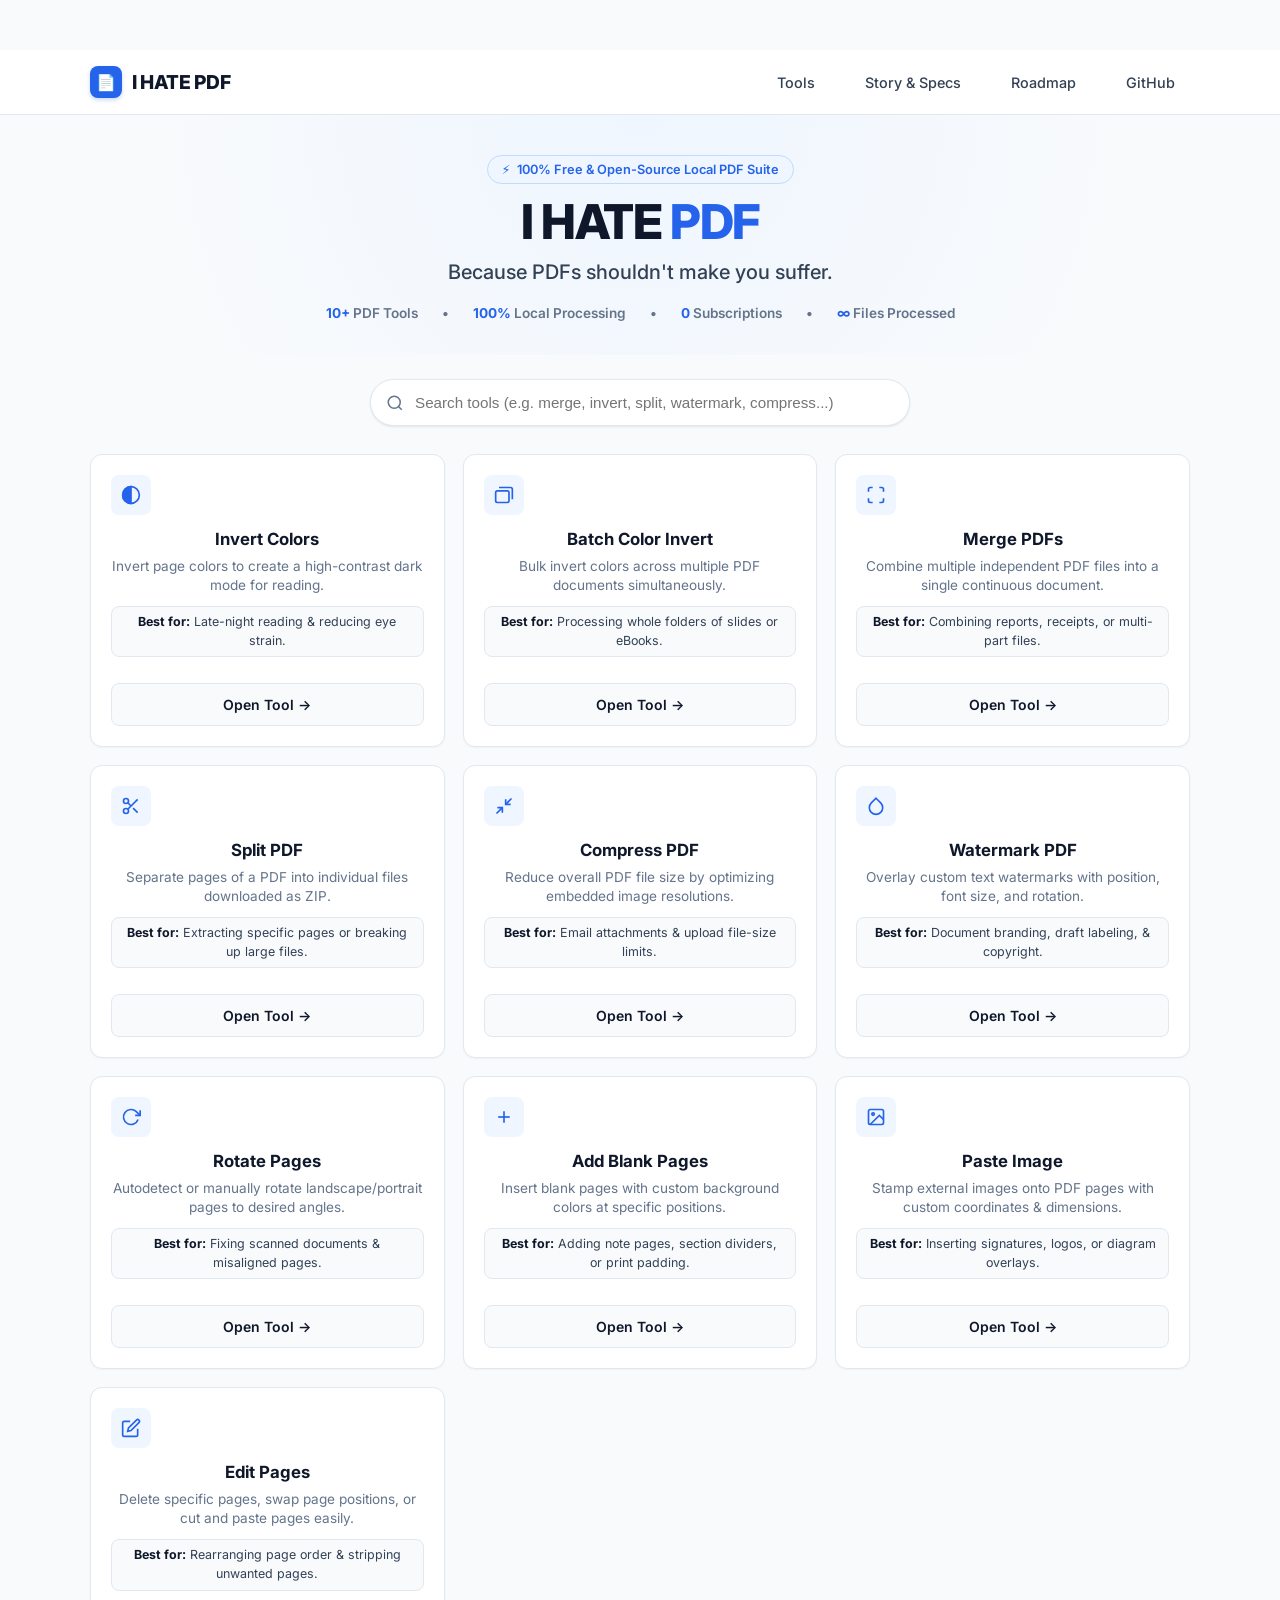
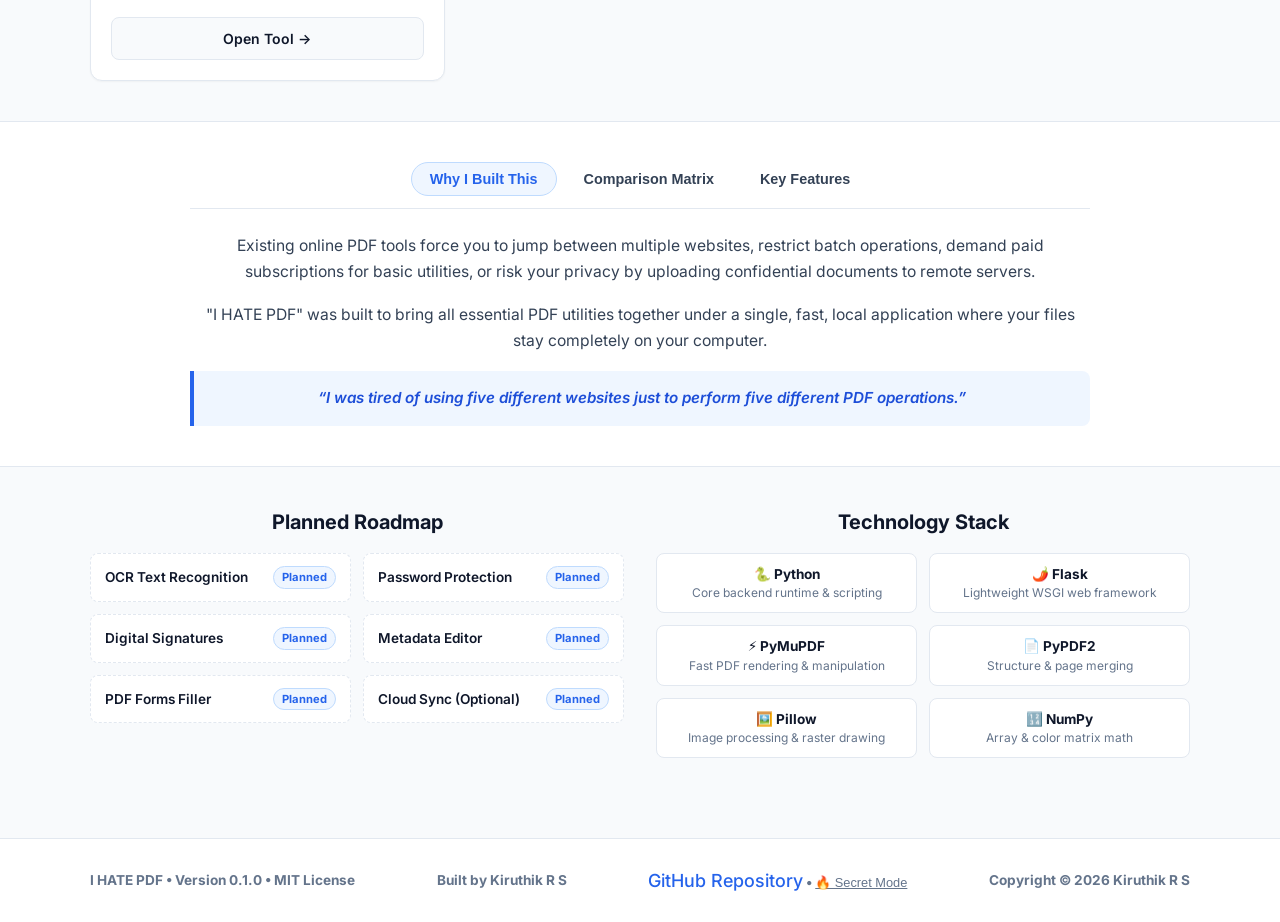
<file: templates/index.html>
<!DOCTYPE html>
<html lang="en">
<head>
    <meta charset="UTF-8">
    <meta name="viewport" content="width=device-width, initial-scale=1.0">
    <title>I HATE PDF — Fast, Free & Local Open-Source PDF Suite</title>
    <meta name="description" content="A lightweight, privacy-focused open-source local PDF processing suite. Invert, merge, split, compress, watermark, rotate, and edit PDFs without uploading files to external servers.">
    
    <!-- Typography & Fonts -->
    <link rel="preconnect" href="https://fonts.googleapis.com">
    <link rel="preconnect" href="https://fonts.gstatic.com" crossorigin>
    <link href="https://fonts.googleapis.com/css2?family=Inter:wght@400;500;600;700;800&display=swap" rel="stylesheet">
    <link rel="stylesheet" href="/static/style.css">
    
    <style>
        :root {
            --primary: #2563eb;
            --primary-hover: #1d4ed8;
            --primary-light: #eff6ff;
            --primary-border: #bfdbfe;
            
            --text-dark: #0f172a;
            --text-muted: #334155;
            --text-light: #64748b;
            
            --bg-body: #f8fafc;
            --bg-card: #ffffff;
            --bg-alt: #f1f5f9;
            
            --border-color: #e2e8f0;
            --border-hover: #cbd5e1;
            
            --shadow-xs: 0 1px 2px rgba(0, 0, 0, 0.04);
            --shadow-sm: 0 1px 3px rgba(0, 0, 0, 0.06), 0 1px 2px rgba(0, 0, 0, 0.04);
            --shadow-md: 0 4px 6px -1px rgba(0, 0, 0, 0.06), 0 2px 4px -2px rgba(0, 0, 0, 0.04);
            --shadow-lg: 0 10px 15px -3px rgba(0, 0, 0, 0.08), 0 4px 6px -4px rgba(0, 0, 0, 0.03);
            
            --radius-sm: 8px;
            --radius-md: 12px;
            --radius-lg: 16px;
            --radius-pill: 9999px;
        }

        * {
            box-sizing: border-box;
            margin: 0;
            padding: 0;
        }

        html {
            scroll-behavior: smooth;
        }

        body {
            font-family: 'Inter', system-ui, -apple-system, BlinkMacSystemFont, 'Segoe UI', Roboto, sans-serif;
            background-color: var(--bg-body);
            color: var(--text-dark);
            line-height: 1.5;
            -webkit-font-smoothing: antialiased;
        }

        .container {
            max-width: 1140px;
            margin: 0 auto;
            padding: 0 20px;
        }

        /* Focus Outline for Accessibility */
        a:focus-visible, button:focus-visible, input:focus-visible {
            outline: 2px solid var(--primary);
            outline-offset: 2px;
        }

        /* Navigation Header */
        header.site-header {
            background-color: rgba(255, 255, 255, 0.92);
            backdrop-filter: blur(12px);
            border-bottom: 1px solid var(--border-color);
            position: sticky;
            top: 0;
            z-index: 100;
        }

        .nav-inner {
            display: flex;
            align-items: center;
            justify-content: space-between;
            height: 64px;
        }

        .brand-logo {
            display: flex;
            align-items: center;
            gap: 10px;
            text-decoration: none;
            color: var(--text-dark);
            font-weight: 800;
            font-size: 1.2rem;
            letter-spacing: -0.02em;
            cursor: pointer;
            user-select: none;
        }

        .brand-icon {
            width: 32px;
            height: 32px;
            background: var(--primary);
            color: white;
            border-radius: var(--radius-sm);
            display: flex;
            align-items: center;
            justify-content: center;
            font-size: 1rem;
            box-shadow: 0 2px 4px rgba(37, 99, 235, 0.25);
        }

        .nav-links {
            display: flex;
            align-items: center;
            gap: 20px;
            list-style: none;
        }

        .nav-links a {
            text-decoration: none;
            color: var(--text-muted);
            font-weight: 500;
            font-size: 0.9rem;
            transition: color 0.2s ease;
        }

        .nav-links a:hover {
            color: var(--primary);
        }

        /* Compact Hero Section */
        .hero-compact {
            padding: 40px 0 24px;
            text-align: center;
            background: radial-gradient(circle at 50% 0%, #eff6ff 0%, var(--bg-body) 70%);
        }

        .badge-tag {
            display: inline-flex;
            align-items: center;
            gap: 6px;
            padding: 4px 14px;
            background: var(--primary-light);
            color: var(--primary);
            border: 1px solid var(--primary-border);
            border-radius: var(--radius-pill);
            font-size: 0.8rem;
            font-weight: 600;
            margin-bottom: 12px;
        }

        .hero-title {
            font-size: clamp(2rem, 4vw, 3rem);
            font-weight: 800;
            line-height: 1.1;
            letter-spacing: -0.03em;
            color: var(--text-dark);
            margin-bottom: 8px;
        }

        .hero-title span {
            color: var(--primary);
        }

        .hero-subtitle {
            font-size: clamp(1rem, 2vw, 1.25rem);
            font-weight: 500;
            color: var(--text-muted);
            margin-bottom: 16px;
        }

        .stats-strip {
            display: flex;
            flex-wrap: wrap;
            justify-content: center;
            gap: 12px 24px;
            font-size: 0.85rem;
            font-weight: 600;
            color: var(--text-light);
            margin-bottom: 8px;
        }

        .stats-strip span strong {
            color: var(--primary);
        }

        /* Tools Section (TOOLS FIRST) */
        .tools-section {
            padding: 24px 0 40px;
        }

        .search-box-wrapper {
            max-width: 540px;
            margin: 0 auto 28px;
            position: relative;
        }

        .search-input {
            width: 100%;
            padding: 14px 20px 14px 44px;
            background: var(--bg-card);
            border: 1px solid var(--border-color);
            border-radius: var(--radius-pill);
            font-size: 0.95rem;
            color: var(--text-dark);
            box-shadow: var(--shadow-sm);
            transition: all 0.2s ease;
        }

        .search-input:focus {
            border-color: var(--primary);
            box-shadow: 0 0 0 3px rgba(37, 99, 235, 0.15);
        }

        .search-icon {
            position: absolute;
            left: 16px;
            top: 50%;
            transform: translateY(-50%);
            width: 18px;
            height: 18px;
            color: var(--text-light);
        }

        .tools-grid {
            display: grid;
            grid-template-columns: repeat(auto-fill, minmax(280px, 1fr));
            gap: 18px;
        }

        .tool-card {
            background: var(--bg-card);
            border: 1px solid var(--border-color);
            border-radius: var(--radius-md);
            padding: 20px;
            display: flex;
            flex-direction: column;
            justify-content: space-between;
            transition: all 0.2s ease;
            box-shadow: var(--shadow-xs);
        }

        .tool-card:hover {
            transform: translateY(-3px);
            border-color: var(--primary-border);
            box-shadow: var(--shadow-md);
        }

        .tool-header {
            margin-bottom: 12px;
        }

        .tool-icon-wrapper {
            width: 40px;
            height: 40px;
            background: var(--primary-light);
            color: var(--primary);
            border-radius: var(--radius-sm);
            display: flex;
            align-items: center;
            justify-content: center;
            margin-bottom: 12px;
        }

        .tool-icon-wrapper svg {
            width: 20px;
            height: 20px;
            stroke-width: 2;
        }

        .tool-name {
            font-size: 1.05rem;
            font-weight: 700;
            color: var(--text-dark);
            margin-bottom: 4px;
        }

        .tool-desc {
            font-size: 0.85rem;
            color: var(--text-light);
            line-height: 1.45;
            margin-bottom: 10px;
        }

        .use-case-tag {
            font-size: 0.78rem;
            padding: 6px 10px;
            background: var(--bg-body);
            border-radius: var(--radius-sm);
            color: var(--text-muted);
            border: 1px solid var(--border-color);
        }

        .use-case-tag strong {
            color: var(--text-dark);
        }

        .tool-btn {
            display: inline-flex;
            align-items: center;
            justify-content: center;
            gap: 6px;
            width: 100%;
            margin-top: 14px;
            padding: 10px 14px;
            background: var(--bg-body);
            color: var(--text-dark);
            border: 1px solid var(--border-color);
            border-radius: var(--radius-sm);
            font-size: 0.875rem;
            font-weight: 600;
            text-decoration: none;
            transition: all 0.2s ease;
        }

        .tool-card:hover .tool-btn {
            background: var(--primary);
            color: white;
            border-color: var(--primary);
        }

        /* Compact Interactive Tabbed Box (Story, Comparison, Features) */
        .tab-section {
            padding: 40px 0;
            background: #ffffff;
            border-top: 1px solid var(--border-color);
            border-bottom: 1px solid var(--border-color);
        }

        .tab-container {
            max-width: 900px;
            margin: 0 auto;
        }

        .tab-nav {
            display: flex;
            justify-content: center;
            gap: 8px;
            margin-bottom: 24px;
            border-bottom: 1px solid var(--border-color);
            padding-bottom: 12px;
        }

        .tab-btn {
            padding: 8px 18px;
            background: transparent;
            border: 1px solid transparent;
            border-radius: var(--radius-pill);
            font-weight: 600;
            font-size: 0.9rem;
            color: var(--text-muted);
            cursor: pointer;
            transition: all 0.2s ease;
        }

        .tab-btn.active {
            background: var(--primary-light);
            color: var(--primary);
            border-color: var(--primary-border);
        }

        .tab-content {
            display: none;
            animation: fadeIn 0.25s ease-in-out;
        }

        .tab-content.active {
            display: block;
        }

        @keyframes fadeIn {
            from { opacity: 0; transform: translateY(4px); }
            to { opacity: 1; transform: translateY(0); }
        }

        /* Tab 1: Story */
        .story-box p {
            font-size: 0.98rem;
            color: var(--text-muted);
            line-height: 1.7;
            margin-bottom: 16px;
        }

        .quote-callout {
            background: var(--primary-light);
            border-left: 4px solid var(--primary);
            padding: 16px 20px;
            border-radius: 0 var(--radius-sm) var(--radius-sm) 0;
            font-size: 0.95rem;
            font-weight: 600;
            font-style: italic;
            color: var(--primary-hover);
        }

        /* Tab 2: Comparison Matrix */
        .table-responsive {
            overflow-x: auto;
            border: 1px solid var(--border-color);
            border-radius: var(--radius-md);
        }

        table.comparison-table {
            width: 100%;
            border-collapse: collapse;
            text-align: left;
            font-size: 0.875rem;
        }

        table.comparison-table th, table.comparison-table td {
            padding: 12px 16px;
            border-bottom: 1px solid var(--border-color);
        }

        table.comparison-table th {
            background-color: var(--bg-body);
            font-weight: 700;
            color: var(--text-dark);
        }

        table.comparison-table th:nth-child(2) {
            color: var(--primary);
            background-color: var(--primary-light);
        }

        table.comparison-table td:nth-child(2) {
            font-weight: 600;
            color: #15803d;
            background-color: rgba(239, 246, 255, 0.4);
        }

        /* Tab 3: Features Grid */
        .features-mini-grid {
            display: grid;
            grid-template-columns: repeat(auto-fit, minmax(250px, 1fr));
            gap: 16px;
        }

        .mini-feature-card {
            background: var(--bg-body);
            border: 1px solid var(--border-color);
            border-radius: var(--radius-sm);
            padding: 16px;
        }

        .mini-feature-card h4 {
            font-size: 0.95rem;
            font-weight: 600;
            color: var(--text-dark);
            margin-bottom: 4px;
        }

        .mini-feature-card p {
            font-size: 0.85rem;
            color: var(--text-light);
        }

        /* 2-Column Section: Roadmap & Tech Stack */
        .bottom-grid-section {
            padding: 40px 0;
        }

        .two-col-grid {
            display: grid;
            grid-template-columns: 1fr 1fr;
            gap: 32px;
        }

        .sub-header {
            font-size: 1.25rem;
            font-weight: 700;
            color: var(--text-dark);
            margin-bottom: 16px;
        }

        /* Roadmap Items */
        .roadmap-mini-list {
            display: grid;
            grid-template-columns: 1fr 1fr;
            gap: 12px;
        }

        .roadmap-item {
            background: var(--bg-card);
            border: 1px dashed var(--border-color);
            border-radius: var(--radius-sm);
            padding: 12px 14px;
            display: flex;
            align-items: center;
            justify-content: space-between;
            font-size: 0.85rem;
            font-weight: 600;
        }

        .status-pill {
            font-size: 0.7rem;
            font-weight: 700;
            padding: 2px 8px;
            border-radius: var(--radius-pill);
            background: var(--primary-light);
            color: var(--primary);
            border: 1px solid var(--primary-border);
        }

        /* Tech Stack List */
        .tech-mini-grid {
            display: grid;
            grid-template-columns: 1fr 1fr;
            gap: 12px;
        }

        .tech-item {
            background: var(--bg-card);
            border: 1px solid var(--border-color);
            border-radius: var(--radius-sm);
            padding: 10px 14px;
        }

        .tech-item-name {
            font-size: 0.85rem;
            font-weight: 700;
            color: var(--text-dark);
        }

        .tech-item-desc {
            font-size: 0.75rem;
            color: var(--text-light);
        }

        /* Brainrot Banner & Easter Egg Overlay */
        .brainrot-banner {
            display: none;
            background: #ef4444;
            color: white;
            text-align: center;
            padding: 8px 16px;
            font-weight: 700;
            font-size: 0.9rem;
        }

        body.brainrot-mode .brainrot-banner {
            display: flex;
            align-items: center;
            justify-content: center;
            gap: 16px;
        }

        body.brainrot-mode .brand-logo span {
            color: #ef4444 !important;
        }

        body.brainrot-mode .tool-name {
            color: #b91c1c;
        }

        /* Footer */
        footer.site-footer {
            background: #ffffff;
            border-top: 1px solid var(--border-color);
            padding: 28px 0;
        }

        .footer-inner {
            display: flex;
            flex-wrap: wrap;
            align-items: center;
            justify-content: space-between;
            gap: 16px;
            font-size: 0.85rem;
            color: var(--text-light);
        }

        .footer-links a {
            color: var(--primary);
            text-decoration: none;
            font-weight: 500;
        }

        .footer-links a:hover {
            text-decoration: underline;
        }

        .easter-egg-btn {
            background: none;
            border: none;
            color: var(--text-light);
            font-size: 0.8rem;
            cursor: pointer;
            text-decoration: underline;
        }

        @media (max-width: 768px) {
            .two-col-grid {
                grid-template-columns: 1fr;
            }
            .roadmap-mini-list, .tech-mini-grid {
                grid-template-columns: 1fr;
            }
            .footer-inner {
                flex-direction: column;
                text-align: center;
            }
        }
    </style>
</head>
<body>

    <!-- Future Brainrot Mode -->
    <div id="brainrotBanner" class="brainrot-banner">
        <span>🔥 BRAINROT MODE ACTIVATED! (Skibidi PDF Suite 💀)</span>
        <button onclick="toggleBrainrotMode()" style="background:white; color:#ef4444; border:none; padding:4px 10px; border-radius:4px; font-weight:700; cursor:pointer;">Exit Brainrot Mode</button>
    </div>

    <!-- Navigation Header -->
    <header class="site-header" role="banner">
        <div class="container">
            <div class="nav-inner">
                <a class="brand-logo" id="brandLogo" ondblclick="toggleBrainrotMode()" title="Double-click for a secret!">
                    <div class="brand-icon">📄</div>
                    <span id="brandName">I HATE PDF</span>
                </a>
                <nav role="navigation" aria-label="Main Navigation">
                    <ul class="nav-links">
                        <li><a href="#tools">Tools</a></li>
                        <li><a href="#info">Story &amp; Specs</a></li>
                        <li><a href="#details">Roadmap</a></li>
                        <li><a href="https://github.com/kik1211/pdf-processing-suite" target="_blank" rel="noopener noreferrer">GitHub</a></li>
                    </ul>
                </nav>
            </div>
        </div>
    </header>

    <main role="main">
        <!-- Compact Hero Section -->
        <section class="hero-compact">
            <div class="container">
                <div class="badge-tag">
                    <span>⚡</span> 100% Free &amp; Open-Source Local PDF Suite
                </div>
                <h1 class="hero-title" id="heroTitle">I HATE <span>PDF</span></h1>
                <p class="hero-subtitle" id="heroSubtitle">Because PDFs shouldn't make you suffer.</p>
                
                <div class="stats-strip">
                    <span><strong>10+</strong> PDF Tools</span> &bull;
                    <span><strong>100%</strong> Local Processing</span> &bull;
                    <span><strong>0</strong> Subscriptions</span> &bull;
                    <span><strong>&infin;</strong> Files Processed</span>
                </div>
            </div>
        </section>

        <!-- Tools Section (TOOLS FIRST) -->
        <section id="tools" class="tools-section">
            <div class="container">
                <!-- Instant Search Input -->
                <div class="search-box-wrapper">
                    <svg class="search-icon" viewBox="0 0 24 24" fill="none" stroke="currentColor" stroke-width="2"><circle cx="11" cy="11" r="8"></circle><line x1="21" y1="21" x2="16.65" y2="16.65"></line></svg>
                    <input type="text" id="toolSearch" class="search-input" placeholder="Search tools (e.g. merge, invert, split, watermark, compress...)" onkeyup="filterTools()" aria-label="Search PDF Tools">
                </div>

                <div class="tools-grid" id="toolsGrid">
                    <!-- Tool 1: Invert Colors -->
                    <div class="tool-card" data-keywords="invert color dark mode night contrast">
                        <div class="tool-header">
                            <div class="tool-icon-wrapper">
                                <svg viewBox="0 0 24 24" fill="none" stroke="currentColor"><circle cx="12" cy="12" r="10"></circle><path d="M12 2a10 10 0 0 0 0 20z" fill="currentColor"></path></svg>
                            </div>
                            <h3 class="tool-name" data-brainrot="🌒 SKIBIDI COLOR INVERTER 💀">Invert Colors</h3>
                            <p class="tool-desc">Invert page colors to create a high-contrast dark mode for reading.</p>
                            <div class="use-case-tag"><strong>Best for:</strong> Late-night reading &amp; reducing eye strain.</div>
                        </div>
                        <a href="/invert" class="tool-btn">Open Tool &rarr;</a>
                    </div>

                    <!-- Tool 2: Batch Color Invert -->
                    <div class="tool-card" data-keywords="batch invert bulk colors dark mode folder">
                        <div class="tool-header">
                            <div class="tool-icon-wrapper">
                                <svg viewBox="0 0 24 24" fill="none" stroke="currentColor"><rect x="2" y="7" width="16" height="14" rx="2" ry="2"></rect><path d="M6 3h14a2 2 0 0 1 2 2v12"></path></svg>
                            </div>
                            <h3 class="tool-name" data-brainrot="📦 BATCH INVERT GLAZE 🦍">Batch Color Invert</h3>
                            <p class="tool-desc">Bulk invert colors across multiple PDF documents simultaneously.</p>
                            <div class="use-case-tag"><strong>Best for:</strong> Processing whole folders of slides or eBooks.</div>
                        </div>
                        <a href="/batch_invert" class="tool-btn">Open Tool &rarr;</a>
                    </div>

                    <!-- Tool 3: Merge PDFs -->
                    <div class="tool-card" data-keywords="merge combine join append pdfs">
                        <div class="tool-header">
                            <div class="tool-icon-wrapper">
                                <svg viewBox="0 0 24 24" fill="none" stroke="currentColor"><path d="M8 3H5a2 2 0 0 0-2 2v3m18 0V5a2 2 0 0 0-2-2h-3m0 18h3a2 2 0 0 0 2-2v-3M3 16v3a2 2 0 0 0 2 2h3"></path></svg>
                            </div>
                            <h3 class="tool-name" data-brainrot="🔁 SIGMA PDF MERGER 🦍">Merge PDFs</h3>
                            <p class="tool-desc">Combine multiple independent PDF files into a single continuous document.</p>
                            <div class="use-case-tag"><strong>Best for:</strong> Combining reports, receipts, or multi-part files.</div>
                        </div>
                        <a href="/merge" class="tool-btn">Open Tool &rarr;</a>
                    </div>

                    <!-- Tool 4: Split PDF -->
                    <div class="tool-card" data-keywords="split extract separate cut pages zip">
                        <div class="tool-header">
                            <div class="tool-icon-wrapper">
                                <svg viewBox="0 0 24 24" fill="none" stroke="currentColor"><circle cx="6" cy="6" r="3"></circle><circle cx="6" cy="18" r="3"></circle><line x1="20" y1="4" x2="8.12" y2="15.88"></line><line x1="14.47" y1="14.48" x2="20" y2="20"></line><line x1="8.12" y1="8.12" x2="12" y2="12"></line></svg>
                            </div>
                            <h3 class="tool-name" data-brainrot="✂️ PAGE SPLITTER WOMP ⚡">Split PDF</h3>
                            <p class="tool-desc">Separate pages of a PDF into individual files downloaded as ZIP.</p>
                            <div class="use-case-tag"><strong>Best for:</strong> Extracting specific pages or breaking up large files.</div>
                        </div>
                        <a href="/split" class="tool-btn">Open Tool &rarr;</a>
                    </div>

                    <!-- Tool 5: Compress PDF -->
                    <div class="tool-card" data-keywords="compress reduce size shrink image dpi quality">
                        <div class="tool-header">
                            <div class="tool-icon-wrapper">
                                <svg viewBox="0 0 24 24" fill="none" stroke="currentColor"><polyline points="4 14 10 14 10 20"></polyline><polyline points="20 10 14 10 14 4"></polyline><line x1="14" y1="10" x2="21" y2="3"></line><line x1="3" y1="21" x2="10" y2="14"></line></svg>
                            </div>
                            <h3 class="tool-name" data-brainrot="📉 COMPRESSOR RIZZ 💀">Compress PDF</h3>
                            <p class="tool-desc">Reduce overall PDF file size by optimizing embedded image resolutions.</p>
                            <div class="use-case-tag"><strong>Best for:</strong> Email attachments &amp; upload file-size limits.</div>
                        </div>
                        <a href="/compress" class="tool-btn">Open Tool &rarr;</a>
                    </div>

                    <!-- Tool 6: Watermark PDF -->
                    <div class="tool-card" data-keywords="watermark text stamp overlay brand copyright">
                        <div class="tool-header">
                            <div class="tool-icon-wrapper">
                                <svg viewBox="0 0 24 24" fill="none" stroke="currentColor"><path d="M12 2.69l5.66 5.66a8 8 0 1 1-11.31 0z"></path></svg>
                            </div>
                            <h3 class="tool-name" data-brainrot="💧 WATERMARK STAMPER 👑">Watermark PDF</h3>
                            <p class="tool-desc">Overlay custom text watermarks with position, font size, and rotation.</p>
                            <div class="use-case-tag"><strong>Best for:</strong> Document branding, draft labeling, &amp; copyright.</div>
                        </div>
                        <a href="/watermark" class="tool-btn">Open Tool &rarr;</a>
                    </div>

                    <!-- Tool 7: Rotate Pages -->
                    <div class="tool-card" data-keywords="rotate orientation portrait landscape angle direction">
                        <div class="tool-header">
                            <div class="tool-icon-wrapper">
                                <svg viewBox="0 0 24 24" fill="none" stroke="currentColor"><polyline points="23 4 23 10 17 10"></polyline><path d="M20.49 15a9 9 0 1 1-2.12-9.36L23 10"></path></svg>
                            </div>
                            <h3 class="tool-name" data-brainrot="🔄 ROTATE FLIPPER 💫">Rotate Pages</h3>
                            <p class="tool-desc">Autodetect or manually rotate landscape/portrait pages to desired angles.</p>
                            <div class="use-case-tag"><strong>Best for:</strong> Fixing scanned documents &amp; misaligned pages.</div>
                        </div>
                        <a href="/rotate" class="tool-btn">Open Tool &rarr;</a>
                    </div>

                    <!-- Tool 8: Add Blank Pages -->
                    <div class="tool-card" data-keywords="add blank insert page background padding notes">
                        <div class="tool-header">
                            <div class="tool-icon-wrapper">
                                <svg viewBox="0 0 24 24" fill="none" stroke="currentColor"><line x1="12" y1="5" x2="12" y2="19"></line><line x1="5" y1="12" x2="19" y2="12"></line></svg>
                            </div>
                            <h3 class="tool-name" data-brainrot="➕ BLANK PAGE INSERTER 📄">Add Blank Pages</h3>
                            <p class="tool-desc">Insert blank pages with custom background colors at specific positions.</p>
                            <div class="use-case-tag"><strong>Best for:</strong> Adding note pages, section dividers, or print padding.</div>
                        </div>
                        <a href="/add_blank" class="tool-btn">Open Tool &rarr;</a>
                    </div>

                    <!-- Tool 9: Paste Image -->
                    <div class="tool-card" data-keywords="paste image stamp signature logo coordinates png jpg">
                        <div class="tool-header">
                            <div class="tool-icon-wrapper">
                                <svg viewBox="0 0 24 24" fill="none" stroke="currentColor"><rect x="3" y="3" width="18" height="18" rx="2" ry="2"></rect><circle cx="8.5" cy="8.5" r="1.5"></circle><polyline points="21 15 16 10 5 21"></polyline></svg>
                            </div>
                            <h3 class="tool-name" data-brainrot="🖼️ IMAGE STAMPER RIZZ 🎨">Paste Image</h3>
                            <p class="tool-desc">Stamp external images onto PDF pages with custom coordinates &amp; dimensions.</p>
                            <div class="use-case-tag"><strong>Best for:</strong> Inserting signatures, logos, or diagram overlays.</div>
                        </div>
                        <a href="/paste_image" class="tool-btn">Open Tool &rarr;</a>
                    </div>

                    <!-- Tool 10: Edit Pages -->
                    <div class="tool-card" data-keywords="edit delete page swap cut paste reorder order">
                        <div class="tool-header">
                            <div class="tool-icon-wrapper">
                                <svg viewBox="0 0 24 24" fill="none" stroke="currentColor"><path d="M11 4H4a2 2 0 0 0-2 2v14a2 2 0 0 0 2 2h14a2 2 0 0 0 2-2v-7"></path><path d="M18.5 2.5a2.121 2.121 0 0 1 3 3L12 15l-4 1 1-4 9.5-9.5z"></path></svg>
                            </div>
                            <h3 class="tool-name" data-brainrot="✏️ PAGE REORDERING BOSS ⚡">Edit Pages</h3>
                            <p class="tool-desc">Delete specific pages, swap page positions, or cut and paste pages easily.</p>
                            <div class="use-case-tag"><strong>Best for:</strong> Rearranging page order &amp; stripping unwanted pages.</div>
                        </div>
                        <a href="/edit_pages" class="tool-btn">Open Tool &rarr;</a>
                    </div>
                </div>
            </div>
        </section>

        <!-- Compact Interactive Tabbed Section (Story, Comparison, Features) -->
        <section id="info" class="tab-section">
            <div class="container">
                <div class="tab-container">
                    <div class="tab-nav">
                        <button class="tab-btn active" onclick="switchTab('story', this)">Why I Built This</button>
                        <button class="tab-btn" onclick="switchTab('comparison', this)">Comparison Matrix</button>
                        <button class="tab-btn" onclick="switchTab('features', this)">Key Features</button>
                    </div>

                    <!-- Tab 1: Story -->
                    <div id="tab-story" class="tab-content active">
                        <div class="story-box">
                            <p>
                                Existing online PDF tools force you to jump between multiple websites, restrict batch operations, demand paid subscriptions for basic utilities, or risk your privacy by uploading confidential documents to remote servers.
                            </p>
                            <p>
                                "I HATE PDF" was built to bring all essential PDF utilities together under a single, fast, local application where your files stay completely on your computer.
                            </p>
                            <div class="quote-callout">
                                &ldquo;I was tired of using five different websites just to perform five different PDF operations.&rdquo;
                            </div>
                        </div>
                    </div>

                    <!-- Tab 2: Comparison Matrix -->
                    <div id="tab-comparison" class="tab-content">
                        <div class="table-responsive">
                            <table class="comparison-table">
                                <thead>
                                    <tr>
                                        <th>Feature</th>
                                        <th>I HATE PDF</th>
                                        <th>Typical Online Tools</th>
                                    </tr>
                                </thead>
                                <tbody>
                                    <tr>
                                        <td>Local Processing</td>
                                        <td>100% Local (On your PC)</td>
                                        <td>Varies (Often cloud-based)</td>
                                    </tr>
                                    <tr>
                                        <td>Privacy</td>
                                        <td>Complete Privacy (No uploads)</td>
                                        <td>May store files on remote servers</td>
                                    </tr>
                                    <tr>
                                        <td>Batch Color Inversion</td>
                                        <td>Supported out of the box</td>
                                        <td>Rarely available</td>
                                    </tr>
                                    <tr>
                                        <td>Blank Page Insertion</td>
                                        <td>Supported with custom colors</td>
                                        <td>May require premium tier</td>
                                    </tr>
                                    <tr>
                                        <td>Precise Image Placement</td>
                                        <td>Supported (Exact coordinates)</td>
                                        <td>Varies by platform</td>
                                    </tr>
                                    <tr>
                                        <td>Page Reordering</td>
                                        <td>Supported (Cut, Swap, Delete)</td>
                                        <td>Often requires account registration</td>
                                    </tr>
                                    <tr>
                                        <td>Multiple Utilities</td>
                                        <td>Integrated All-in-One Suite</td>
                                        <td>Often separate websites</td>
                                    </tr>
                                    <tr>
                                        <td>Subscriptions</td>
                                        <td>100% Free &amp; Open Source</td>
                                        <td>Often subscription-based or capped</td>
                                    </tr>
                                </tbody>
                            </table>
                        </div>
                    </div>

                    <!-- Tab 3: Features -->
                    <div id="tab-features" class="tab-content">
                        <div class="features-mini-grid">
                            <div class="mini-feature-card">
                                <h4>🔒 100% Local Processing</h4>
                                <p>No files leave your computer or touch third-party servers.</p>
                            </div>
                            <div class="mini-feature-card">
                                <h4>🌓 Batch Color Inversion</h4>
                                <p>High-contrast dark-mode conversion across multi-page files.</p>
                            </div>
                            <div class="mini-feature-card">
                                <h4>🖼️ Image Stamping</h4>
                                <p>Exact coordinate and scaling placement for images and signatures.</p>
                            </div>
                            <div class="mini-feature-card">
                                <h4>➕ Blank Page Insertion</h4>
                                <p>Add colored or white blank pages at custom positions.</p>
                            </div>
                            <div class="mini-feature-card">
                                <h4>✏️ Full Page Editing</h4>
                                <p>Cut, swap, and delete pages with total document layout control.</p>
                            </div>
                            <div class="mini-feature-card">
                                <h4>⚡ All-in-One Local Suite</h4>
                                <p>Merge, split, compress, watermark, rotate, and manipulate locally.</p>
                            </div>
                        </div>
                    </div>
                </div>
            </div>
        </section>

        <!-- 2-Column Section: Roadmap & Tech Stack -->
        <section id="details" class="bottom-grid-section">
            <div class="container">
                <div class="two-col-grid">
                    <!-- Left Column: Roadmap -->
                    <div>
                        <h3 class="sub-header">Planned Roadmap</h3>
                        <div class="roadmap-mini-list">
                            <div class="roadmap-item">
                                <span>OCR Text Recognition</span>
                                <span class="status-pill">Planned</span>
                            </div>
                            <div class="roadmap-item">
                                <span>Password Protection</span>
                                <span class="status-pill">Planned</span>
                            </div>
                            <div class="roadmap-item">
                                <span>Digital Signatures</span>
                                <span class="status-pill">Planned</span>
                            </div>
                            <div class="roadmap-item">
                                <span>Metadata Editor</span>
                                <span class="status-pill">Planned</span>
                            </div>
                            <div class="roadmap-item">
                                <span>PDF Forms Filler</span>
                                <span class="status-pill">Planned</span>
                            </div>
                            <div class="roadmap-item">
                                <span>Cloud Sync (Optional)</span>
                                <span class="status-pill">Planned</span>
                            </div>
                        </div>
                    </div>

                    <!-- Right Column: Tech Stack -->
                    <div>
                        <h3 class="sub-header">Technology Stack</h3>
                        <div class="tech-mini-grid">
                            <div class="tech-item">
                                <div class="tech-item-name">🐍 Python</div>
                                <div class="tech-item-desc">Core backend runtime &amp; scripting</div>
                            </div>
                            <div class="tech-item">
                                <div class="tech-item-name">🌶️ Flask</div>
                                <div class="tech-item-desc">Lightweight WSGI web framework</div>
                            </div>
                            <div class="tech-item">
                                <div class="tech-item-name">⚡ PyMuPDF</div>
                                <div class="tech-item-desc">Fast PDF rendering &amp; manipulation</div>
                            </div>
                            <div class="tech-item">
                                <div class="tech-item-name">📄 PyPDF2</div>
                                <div class="tech-item-desc">Structure &amp; page merging</div>
                            </div>
                            <div class="tech-item">
                                <div class="tech-item-name">🖼️ Pillow</div>
                                <div class="tech-item-desc">Image processing &amp; raster drawing</div>
                            </div>
                            <div class="tech-item">
                                <div class="tech-item-name">🔢 NumPy</div>
                                <div class="tech-item-desc">Array &amp; color matrix math</div>
                            </div>
                        </div>
                    </div>
                </div>
            </div>
        </section>
    </main>

    <!-- Footer -->
    <footer class="site-footer" role="contentinfo">
        <div class="container">
            <div class="footer-inner">
                <div>
                    <strong>I HATE PDF</strong> &bull; Version 0.1.0 &bull; MIT License
                </div>
                <div>
                    Built by <strong>Kiruthik R S</strong>
                </div>
                <div class="footer-links">
                    <a href="https://github.com/kik1211/pdf-processing-suite" target="_blank" rel="noopener noreferrer">GitHub Repository</a>
                    &bull;
                    <button class="easter-egg-btn" onclick="toggleBrainrotMode()">🔥 Secret Mode</button>
                </div>
                <div>
                    Copyright &copy; 2026 Kiruthik R S
                </div>
            </div>
        </div>
    </footer>

    <!-- Interactive Scripts -->
    <script>
        // Tab Switcher Logic
        function switchTab(tabName, btnElement) {
            document.querySelectorAll('.tab-content').forEach(el => el.classList.remove('active'));
            document.querySelectorAll('.tab-btn').forEach(el => el.classList.remove('active'));
            document.getElementById('tab-' + tabName).classList.add('active');
            btnElement.classList.add('active');
        }

        // Real-Time Tool Search / Filter
        function filterTools() {
            const query = document.getElementById('toolSearch').value.toLowerCase();
            const cards = document.querySelectorAll('.tool-card');
            cards.forEach(card => {
                const text = card.textContent.toLowerCase();
                const keywords = card.getAttribute('data-keywords') || '';
                if (text.includes(query) || keywords.includes(query)) {
                    card.style.display = 'flex';
                } else {
                    card.style.display = 'none';
                }
            });
        }

        // Secret Brainrot Mode Toggle
        function toggleBrainrotMode() {
            document.body.classList.toggle('brainrot-mode');
            const isBrainrot = document.body.classList.contains('brainrot-mode');
            
            const brandName = document.getElementById('brandName');
            const heroTitle = document.getElementById('heroTitle');
            const heroSubtitle = document.getElementById('heroSubtitle');

            if (isBrainrot) {
                brandName.textContent = "SKIBIDI PDF 💀";
                heroTitle.innerHTML = "I HATE <span>PDF</span> 🦍";
                heroSubtitle.textContent = "Glazing over PDFs with SKIBIDI RIZZ features. Womp Womp.";
                document.querySelectorAll('.tool-name').forEach(el => {
                    if (el.getAttribute('data-brainrot')) {
                        el.setAttribute('data-original', el.textContent);
                        el.textContent = el.getAttribute('data-brainrot');
                    }
                });
            } else {
                brandName.textContent = "I HATE PDF";
                heroTitle.innerHTML = "I HATE <span>PDF</span>";
                heroSubtitle.textContent = "Because PDFs shouldn't make you suffer.";
                document.querySelectorAll('.tool-name').forEach(el => {
                    if (el.getAttribute('data-original')) {
                        el.textContent = el.getAttribute('data-original');
                    }
                });
            }
        }
    </script>
</body>
</html>
</file>
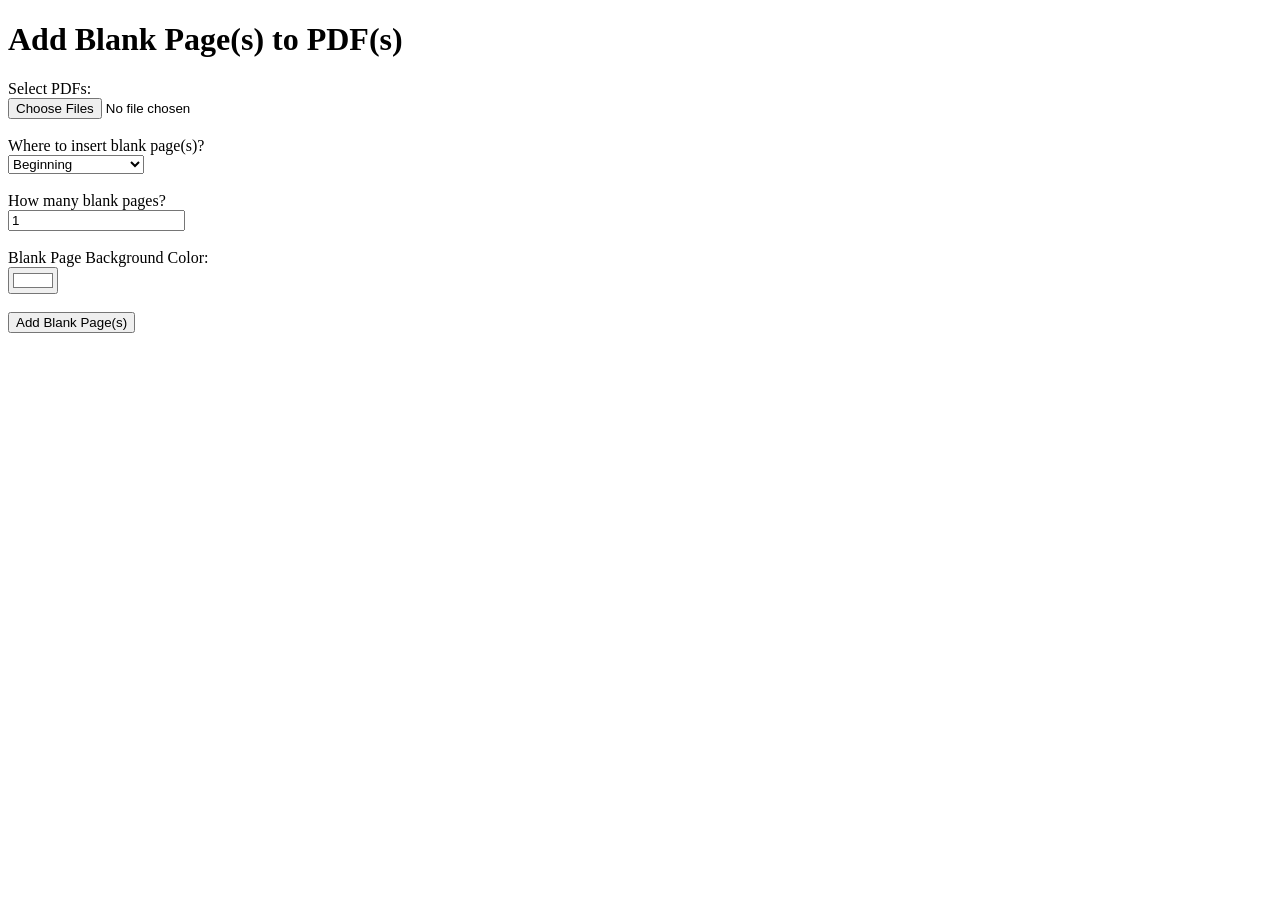
<file: templates/add_blank.html>
<!DOCTYPE html>
<html lang="en">
<head>
    <meta charset="UTF-8">
    <title>Add Blank Pages</title>
</head>
<body>
    <h1>Add Blank Page(s) to PDF(s)</h1>
    <form method="POST" enctype="multipart/form-data">
    <label>Select PDFs:</label><br>
    <input type="file" name="pdfs" accept=".pdf" multiple required><br><br>

    <label>Where to insert blank page(s)?</label><br>
    <select name="position" onchange="toggleAfterPage(this.value)">
        <option value="start">Beginning</option>
        <option value="end">End</option>
        <option value="after">After Specific Page</option>
    </select><br><br>

    <div id="afterPageField" style="display:none;">
        <label>After Page Number (starting from 1):</label>
        <input type="number" name="after_page" min="1" value="1"><br><br>
    </div>

    <label>How many blank pages?</label><br>
    <input type="number" name="num_blanks" min="1" value="1"><br><br>

    <label>Blank Page Background Color:</label><br>
    <input type="color" name="bg_color" value="#FFFFFF"><br><br>

    <input type="submit" value="Add Blank Page(s)">
</form>


    <script>
        function toggleAfterPage(value) {
            document.getElementById('afterPageField').style.display =
                value === 'after' ? 'block' : 'none';
        }
    </script>
</body>
</html>
</file>
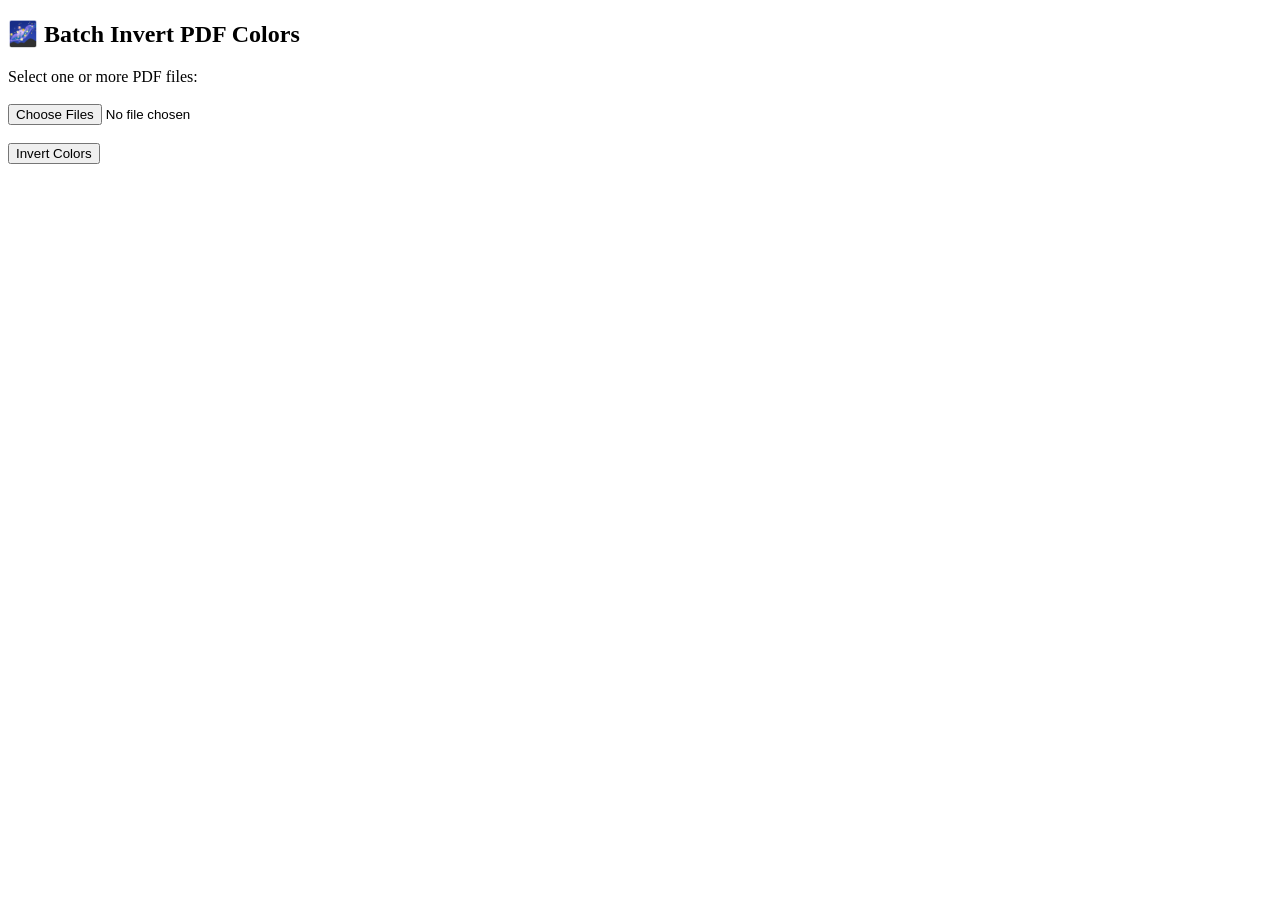
<file: templates/batch_invert.html>
<!DOCTYPE html>
<html lang="en">
<head>
    <meta charset="UTF-8">
    <title>Batch Invert PDFs</title>
</head>
<body>
    <h2>🌌 Batch Invert PDF Colors</h2>
    <form method="POST" enctype="multipart/form-data">
        <label>Select one or more PDF files:</label><br><br>
        <input type="file" name="pdfs" accept=".pdf" multiple required><br><br>
        <input type="submit" value="Invert Colors">
    </form>
</body>
</html>
</file>
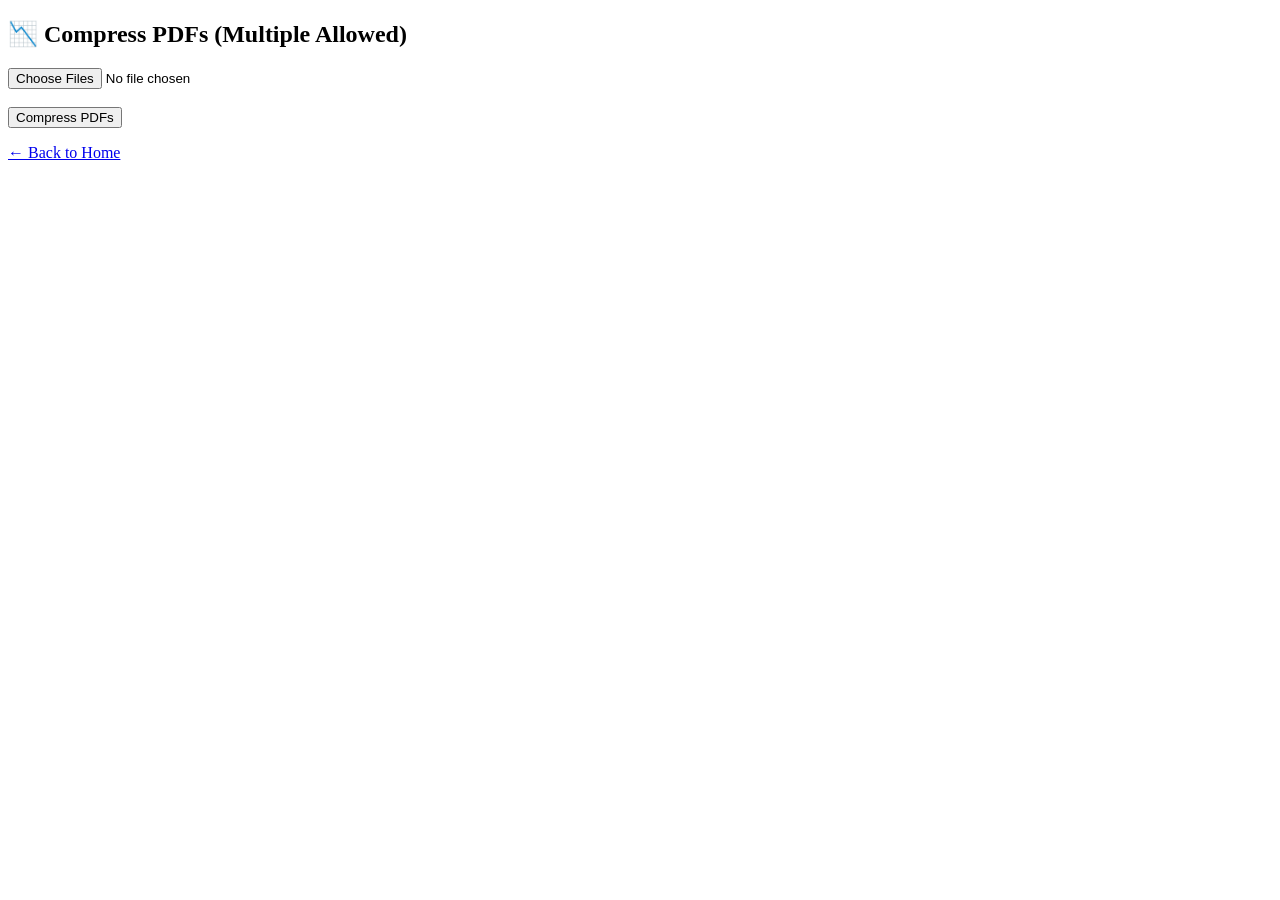
<file: templates/compress.html>
<!DOCTYPE html>
<html>
<head>
    <title>Compress PDFs</title>
</head>
<body>
    <h2>📉 Compress PDFs (Multiple Allowed)</h2>
    <form action="/compress" method="post" enctype="multipart/form-data">
        <input type="file" name="pdfs" accept=".pdf" multiple required><br><br>
        <input type="submit" value="Compress PDFs">
    </form>
    <p><a href="/">← Back to Home</a></p>
</body>
</html>
</file>
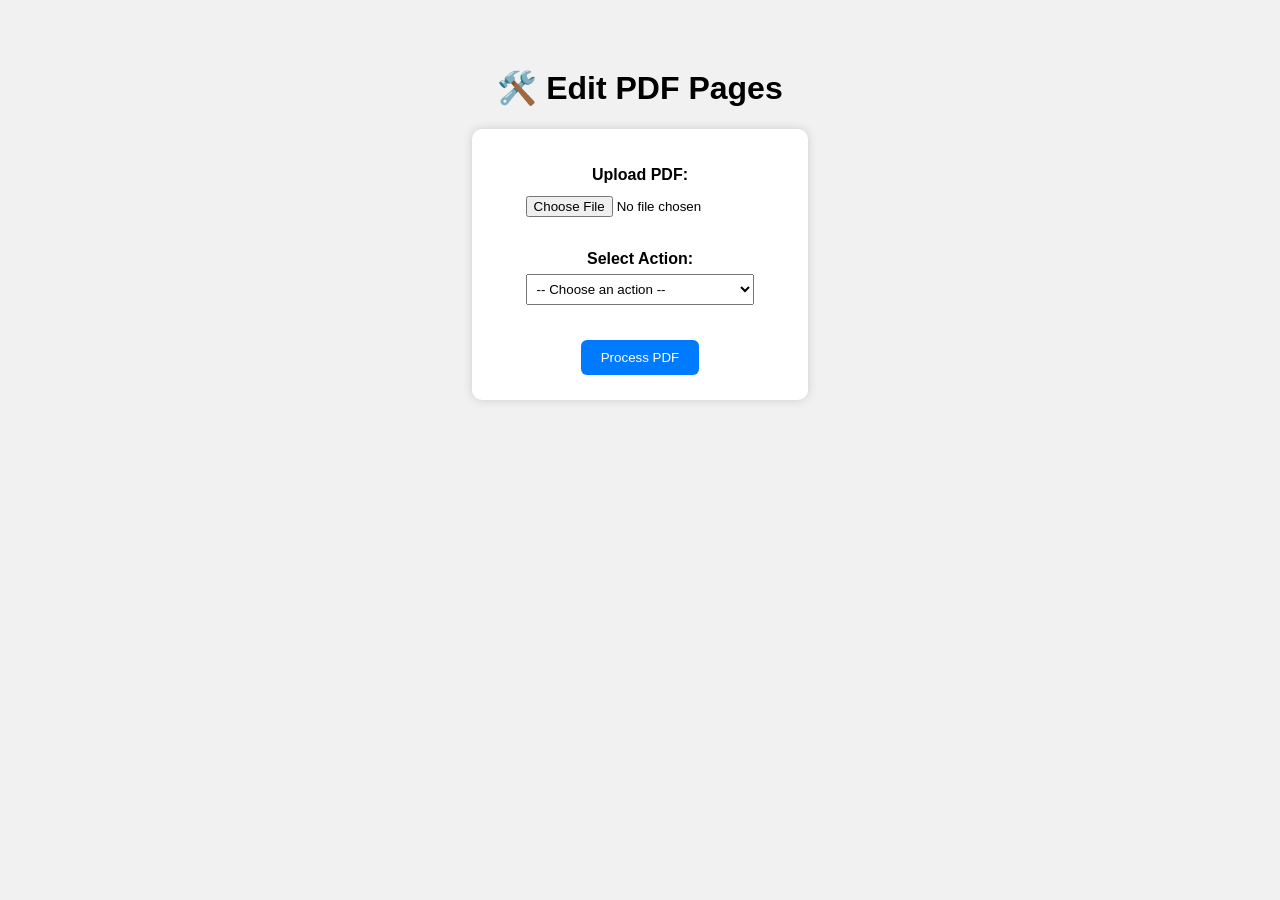
<file: templates/edit_pages.html>
<!DOCTYPE html>
<html lang="en">
<head>
    <meta charset="UTF-8">
    <title>Edit PDF Pages</title>
    <style>
        body {
            font-family: Arial, sans-serif;
            background: #f1f1f1;
            text-align: center;
            padding: 40px;
        }

        form {
            background-color: white;
            display: inline-block;
            padding: 25px;
            border-radius: 10px;
            box-shadow: 0 0 10px #ccc;
        }

        label {
            display: block;
            margin-top: 12px;
            font-weight: bold;
        }

        input[type="file"],
        input[type="number"],
        input[type="text"],
        select {
            margin-top: 6px;
            margin-bottom: 15px;
            padding: 6px;
            width: 80%;
        }

        .action-fields {
            display: none;
        }

        input[type="submit"] {
            padding: 10px 20px;
            background-color: #007BFF;
            color: white;
            border: none;
            border-radius: 6px;
            cursor: pointer;
            margin-top: 20px;
        }

        input[type="submit"]:hover {
            background-color: #0056b3;
        }
    </style>

    <script>
        function showFields() {
            const action = document.getElementById("action").value;
            document.querySelectorAll(".action-fields").forEach(div => div.style.display = "none");
            if (action) {
                document.getElementById(action + "-fields").style.display = "block";
            }
        }
    </script>
</head>
<body>

    <h1>🛠️ Edit PDF Pages</h1>
    <form method="POST" enctype="multipart/form-data">
        <label>Upload PDF:</label>
        <input type="file" name="pdf" accept=".pdf" required>

        <label>Select Action:</label>
        <select name="action" id="action" onchange="showFields()" required>
            <option value="">-- Choose an action --</option>
            <option value="remove">🗑️ Remove Pages</option>
            <option value="cutpaste">✂️ Cut & Paste Page</option>
            <option value="swap">🔁 Swap Pages</option>
        </select>

        <!-- Remove Pages -->
        <div id="remove-fields" class="action-fields">
            <label>Page Numbers to Remove (e.g., 2,4,6 or 3-5):</label>
            <input type="text" name="remove_pages" placeholder="Example: 2,4,6 or 3-5">
        </div>

        <!-- Cut & Paste -->
        <div id="cutpaste-fields" class="action-fields">
            <label>Page to Cut:</label>
            <input type="number" name="cut_page" min="1">

            <label>Insert After Page:</label>
            <input type="number" name="paste_after_page" min="0">
        </div>

        <!-- Swap Pages -->
        <div id="swap-fields" class="action-fields">
            <label>Page A:</label>
            <input type="number" name="page_a" min="1">

            <label>Page B:</label>
            <input type="number" name="page_b" min="1">
        </div>

        <input type="submit" value="Process PDF">
    </form>

</body>
</html>
</file>
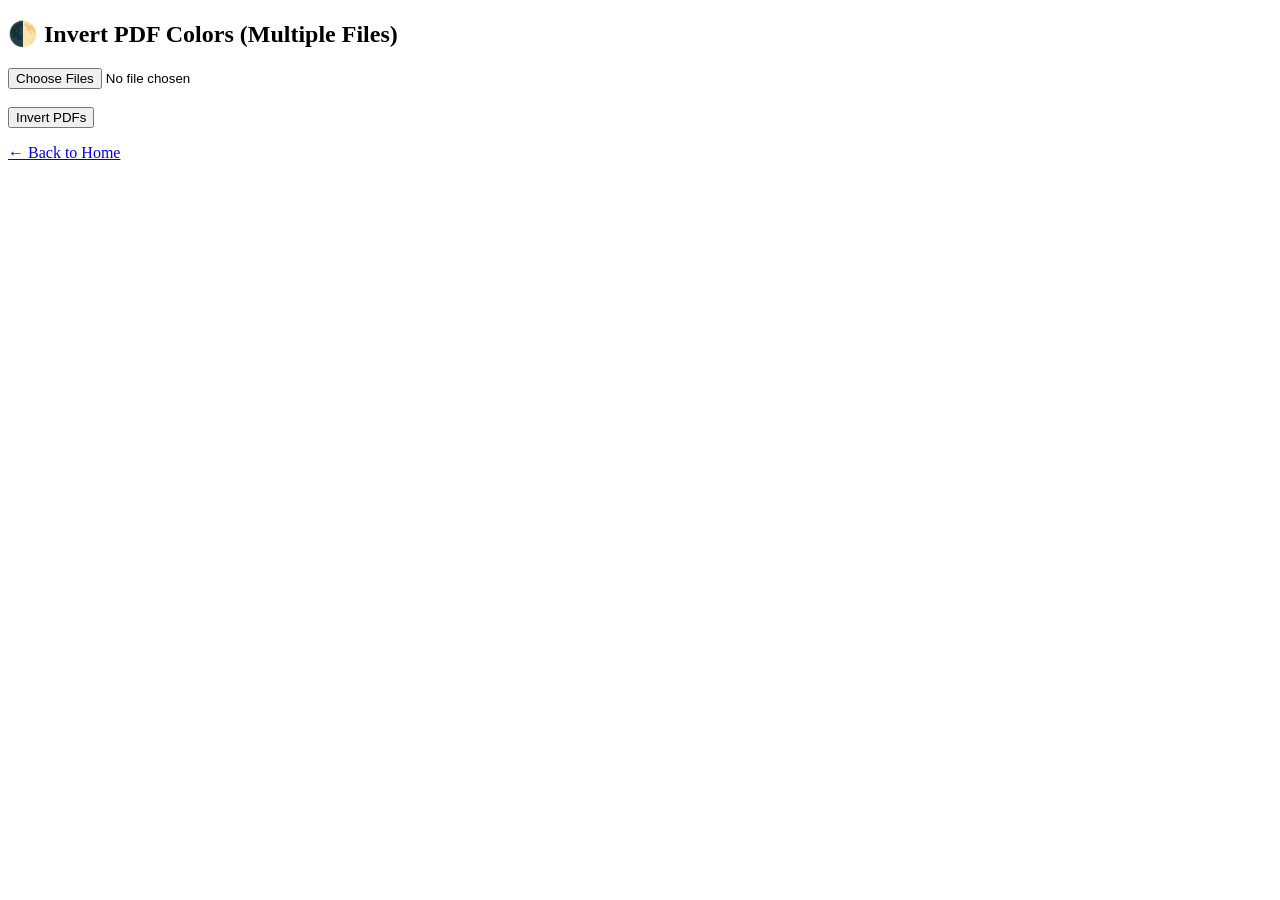
<file: templates/invert.html>
<!DOCTYPE html>
<html>
<head>
    <title>Invert PDF Colors</title>
</head>
<body>
    <h2>🌓 Invert PDF Colors (Multiple Files)</h2>
    <form action="/invert" method="post" enctype="multipart/form-data">
        <input type="file" name="pdf" accept=".pdf" multiple required><br><br>
        <input type="submit" value="Invert PDFs">
    </form>
    <p><a href="/">← Back to Home</a></p>
</body>
</html>
</file>
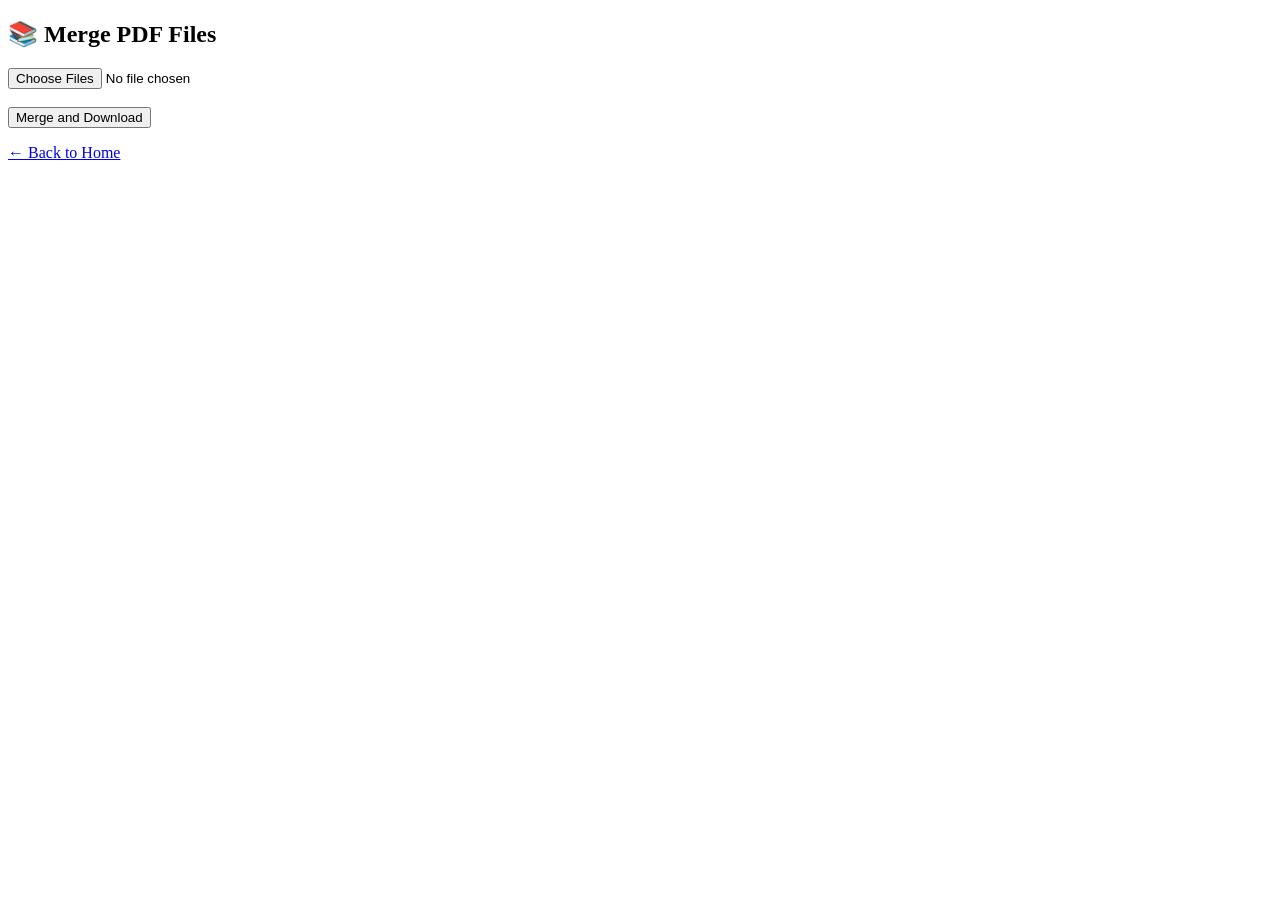
<file: templates/merge.html>
<!DOCTYPE html>
<html>
<head>
    <title>Merge PDF Files</title>
</head>
<body>
    <h2>📚 Merge PDF Files</h2>
    <form action="/merge" method="post" enctype="multipart/form-data">
        <input type="file" name="pdfs" accept=".pdf" multiple required><br><br>
        <input type="submit" value="Merge and Download">
    </form>
    <p><a href="/">← Back to Home</a></p>
</body>
</html>
</file>
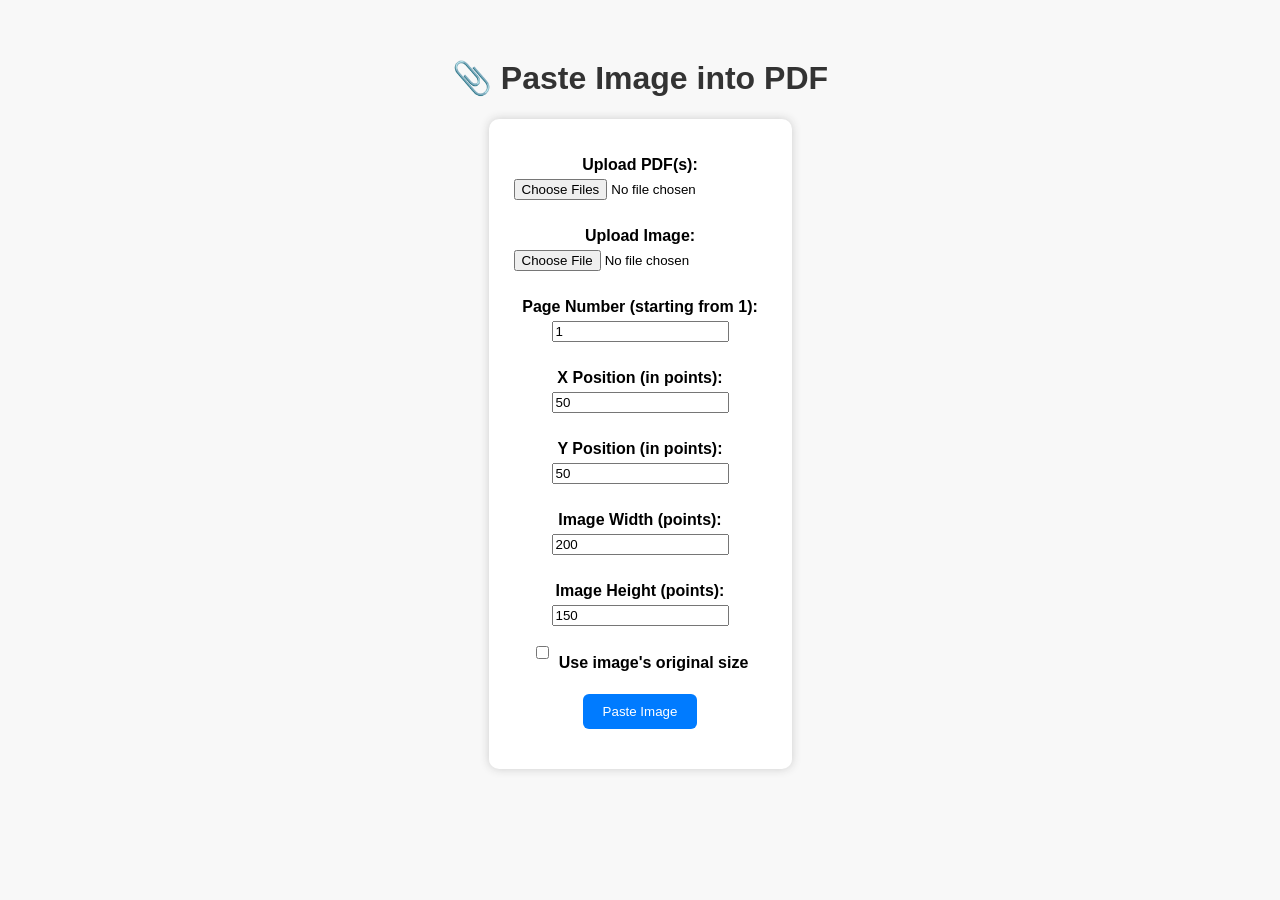
<file: templates/paste_image.html>
<!DOCTYPE html>
<html lang="en">
<head>
    <meta charset="UTF-8">
    <title>Paste Image into PDF</title>
    <style>
        body {
            font-family: Arial, sans-serif;
            background: #f8f8f8;
            padding: 30px;
            text-align: center;
        }

        h1 {
            color: #333;
        }

        form {
            background: white;
            padding: 25px;
            display: inline-block;
            border-radius: 10px;
            box-shadow: 0 0 10px #ccc;
        }

        label {
            display: block;
            margin-top: 12px;
            font-weight: bold;
        }

        input[type="file"],
        input[type="number"],
        input[type="submit"],
        input[type="checkbox"] {
            margin-top: 5px;
            margin-bottom: 15px;
        }

        .checkbox-row {
            display: flex;
            align-items: center;
            justify-content: center;
            margin-bottom: 15px;
        }

        .checkbox-row input[type="checkbox"] {
            margin-right: 10px;
        }

        input[type="submit"] {
            background: #007bff;
            color: white;
            padding: 10px 20px;
            border: none;
            border-radius: 6px;
            cursor: pointer;
        }

        input[type="submit"]:hover {
            background: #0056b3;
        }
    </style>
</head>
<body>

    <h1>📎 Paste Image into PDF</h1>

    <form method="POST" enctype="multipart/form-data">
        <label>Upload PDF(s):</label>
        <input type="file" name="pdfs" accept=".pdf" multiple required>

        <label>Upload Image:</label>
        <input type="file" name="image" accept="image/*" required>

        <label>Page Number (starting from 1):</label>
        <input type="number" name="page_number" min="1" value="1" required>

        <label>X Position (in points):</label>
        <input type="number" name="x" value="50" required>

        <label>Y Position (in points):</label>
        <input type="number" name="y" value="50" required>

        <label>Image Width (points):</label>
        <input type="number" name="img_width" value="200">

        <label>Image Height (points):</label>
        <input type="number" name="img_height" value="150">

        <div class="checkbox-row">
            <input type="checkbox" name="use_original_size" value="yes" id="original_size">
            <label for="original_size">Use image's original size</label>
        </div>

        <input type="submit" value="Paste Image">
    </form>

</body>
</html>
</file>
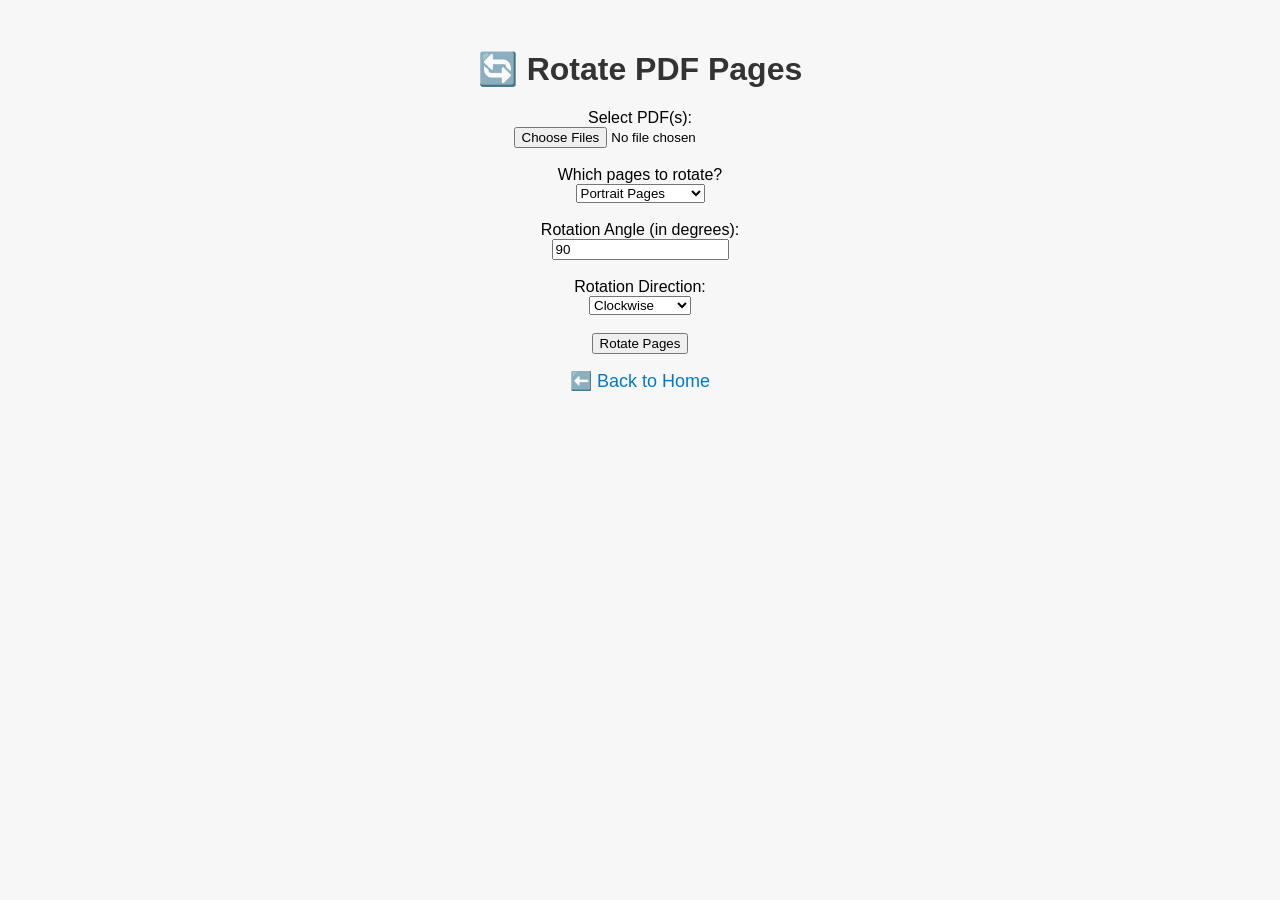
<file: templates/rotate.html>
<!DOCTYPE html>
<html>
<head>
    <title>📄 Rotate PDF Pages</title>
    <link rel="stylesheet" href="/static/style.css">
</head>
<body>
    <h1>🔄 Rotate PDF Pages</h1>

    <form method="POST" enctype="multipart/form-data">
        <label>Select PDF(s):</label><br>
        <input type="file" name="pdfs" multiple accept=".pdf" required><br><br>

        <label>Which pages to rotate?</label><br>
        <select name="rotate_target" required>
            <option value="portrait">Portrait Pages</option>
            <option value="landscape">Landscape Pages</option>
        </select><br><br>

        <label>Rotation Angle (in degrees):</label><br>
        <input type="number" name="angle" value="90" required><br><br>

        <label>Rotation Direction:</label><br>
        <select name="direction" required>
            <option value="clockwise">Clockwise</option>
            <option value="anticlockwise">Anticlockwise</option>
        </select><br><br>

        <input type="submit" value="Rotate Pages">
    </form>

    <p><a href="/">⬅️ Back to Home</a></p>
</body>
</html>
</file>
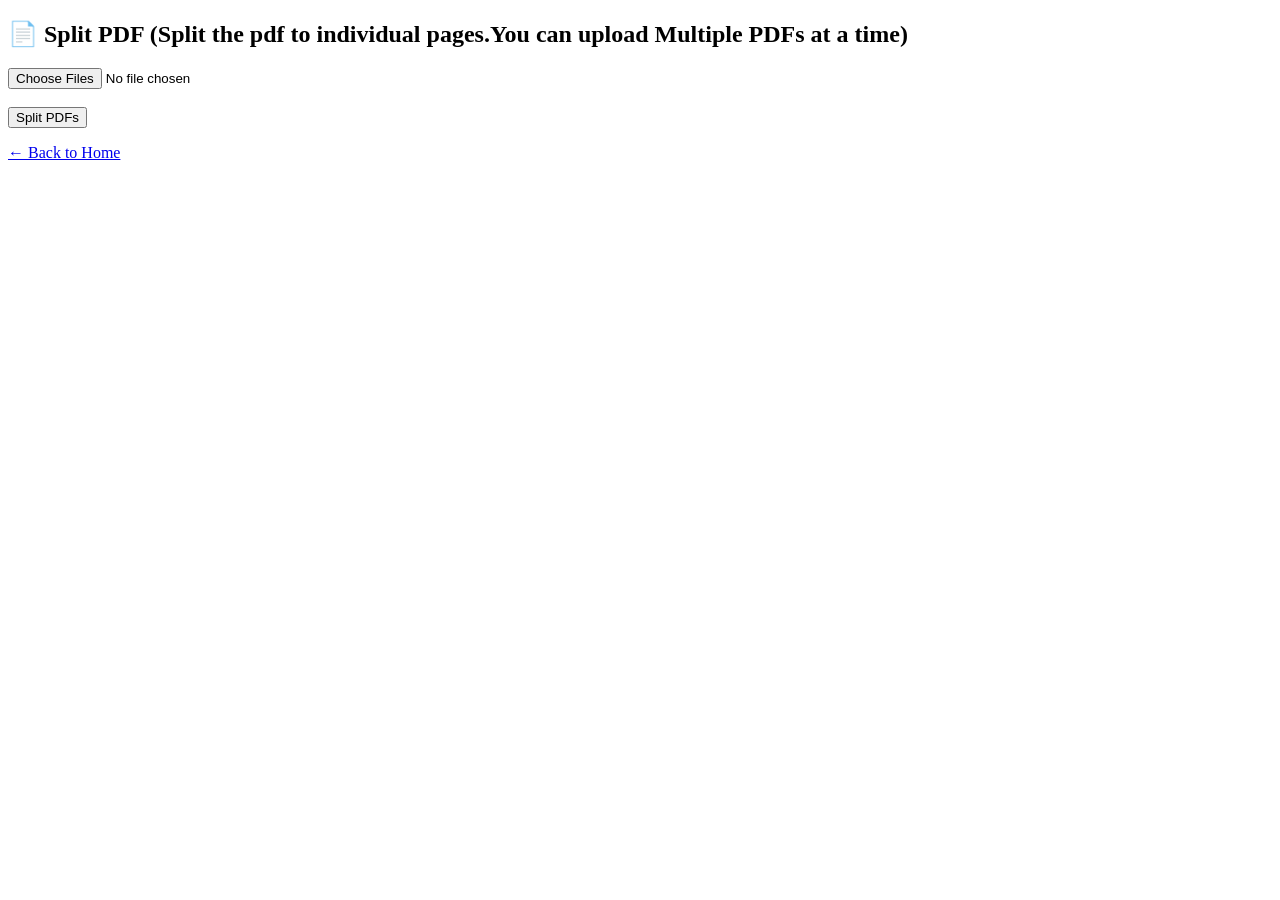
<file: templates/split.html>
<!DOCTYPE html>
<html>
<head>
    <title>Split PDF Pages</title>
</head>
<body>
    <h2>📄 Split PDF (Split the pdf to individual pages.You can upload Multiple PDFs at a time)</h2>
    <form action="/split" method="post" enctype="multipart/form-data">
        <input type="file" name="pdfs" accept=".pdf" multiple required><br><br>
        <input type="submit" value="Split PDFs">
    </form>
    <p><a href="/">← Back to Home</a></p>
</body>
</html>
</file>
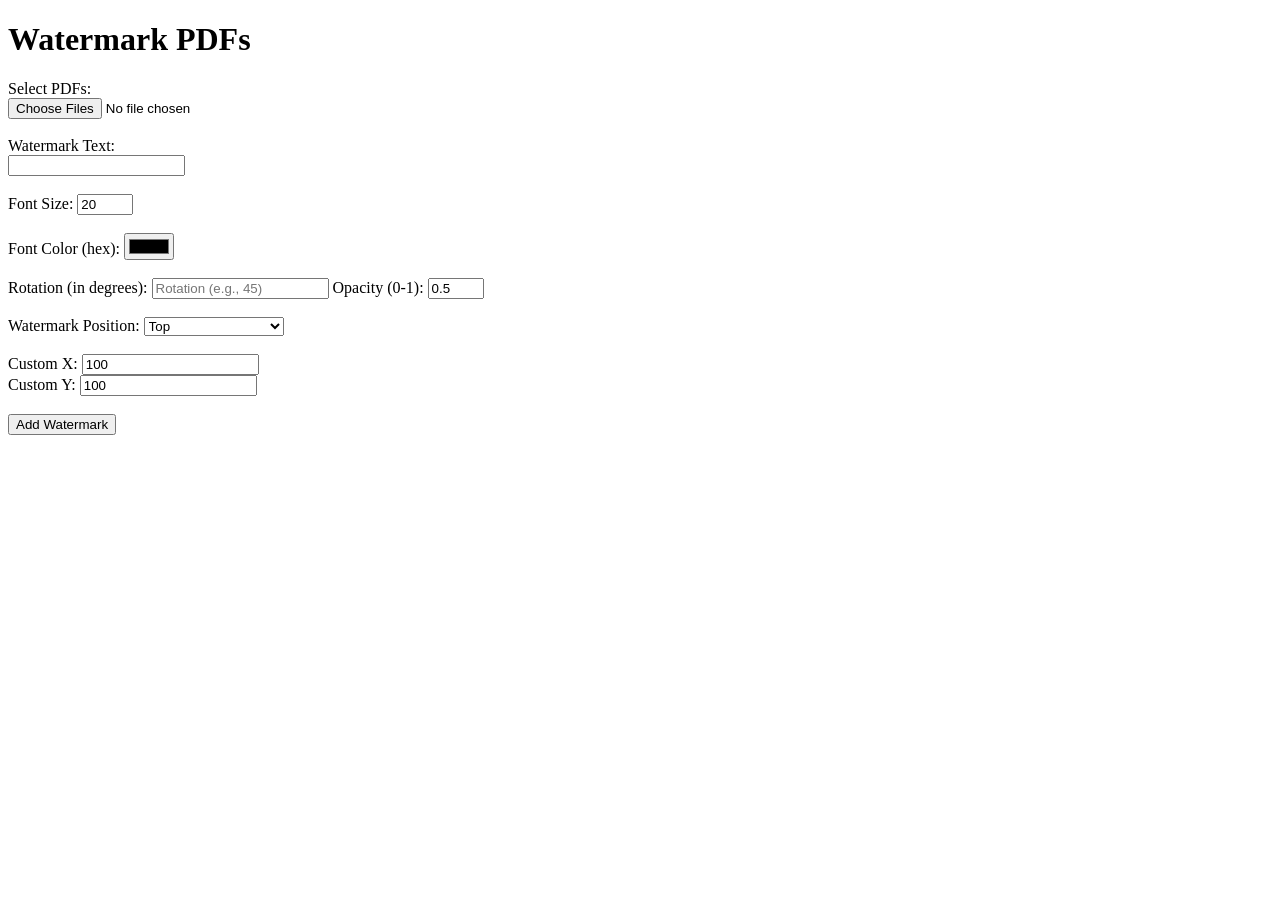
<file: templates/watermark.html>
<!DOCTYPE html>
<html lang="en">
<head>
    <meta charset="UTF-8">
    <title>PDF Watermark Tool</title>
</head>
<body>
    <h1>Watermark PDFs</h1>
    <form method="POST" enctype="multipart/form-data">
        <label>Select PDFs:</label><br>
        <input type="file" name="pdfs" accept=".pdf" multiple required><br><br>

        <label>Watermark Text:</label><br>
        <input type="text" name="watermark_text" required><br><br>

        <label>Font Size:</label>
        <input type="number" name="font_size" value="20" min="5" max="100"><br><br>

        <label>Font Color (hex):</label>
        <input type="color" name="font_color" value="#000000"><br><br>

        <label for="rotation">Rotation (in degrees):</label>
	<input type="number" name="rotation" placeholder="Rotation (e.g., 45)" />


        <label>Opacity (0-1):</label>
        <input type="number" name="opacity" step="0.1" value="0.5" min="0" max="1"><br><br>

        <label>Watermark Position:</label>
        <select name="position">
            <option value="top">Top</option>
            <option value="center">Center</option>
            <option value="bottom">Bottom</option>
            <option value="custom">Custom (x, y below)</option>
        </select><br><br>

        <label>Custom X:</label>
        <input type="number" name="custom_x" value="100"><br>
        <label>Custom Y:</label>
        <input type="number" name="custom_y" value="100"><br><br>

        <input type="submit" value="Add Watermark">
    </form>
</body>
</html>
</file>
<file: static/style.css>
body {
    font-family: Arial, sans-serif;
    text-align: center;
    margin-top: 50px;
    background-color: #f7f7f7;
}

h1 {
    color: #333;
}

ul {
    list-style: none;
    padding: 0;
}

li {
    margin: 15px;
}

a {
    text-decoration: none;
    font-size: 18px;
    color: #007acc;
}

a:hover {
    color: #005a99;
}
footer {
    margin-top: 40px;
    font-size: 0.9em;
    color: #aaa;
    font-weight: bold; /* 👈 This line makes all footer text bold */
}
</file>
